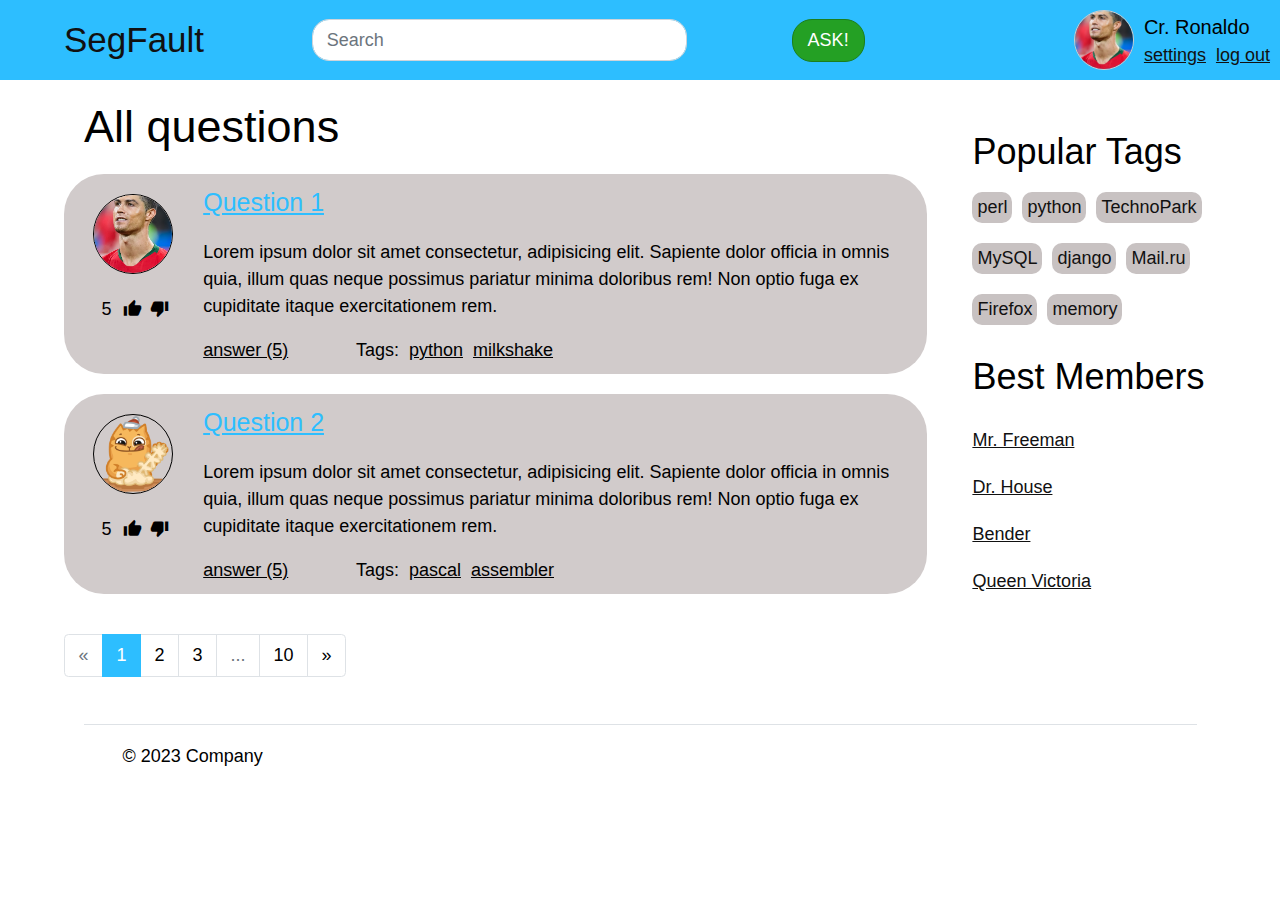
<file: templates/index.html>
<!doctype html>
<html lang="en">
  <head>
    <meta charset="utf-8">
    <meta name="viewport" content="width=device-width, initial-scale=1">

    <link href="../static/css/bootstrap.min.css" rel="stylesheet">
    <link rel="stylesheet" href="../static/css/base.css">
    <link rel="stylesheet" href="../static/css/index.css">


    <link rel="stylesheet" href="https://fonts.googleapis.com/icon?family=Material+Icons"/>
    <title>SegFault</title>
  </head>

  <body>
    <div class="container-top fixed-top">
          <a class="icon" href="./index.html">SegFault</a>
          <form class="search">
          <input class="form-control me-2" id="search-q" type="search" placeholder="Search" aria-label="Search">
          </form>
          <a href="./ask.html" class="ask">ASK!</a>
          <div class="user">
              <div class="avatar" id="top-ava">
                  <img src="../static/img/avatar-2.jpeg" alt="">
              </div>
              <div class="actions">
                  <div class="name">Cr. Ronaldo</div>
                  <div class="other">
                  <a class="settings" href="./settings.html">settings</a>
                  <a class="log-out" href="./login.html">log out</a>
                  </div>
              </div>
          </div>
      </div>
    </div>
    <div class="content-area">          
            <div class="main-area">
              <h1 class="topic">All questions</h1>
              <div class="question">
                <div class="left-side">
                  <div class="avatar">
                    <img src="../static/img/avatar-2.jpeg" alt="">
                  </div>
                  <div class="rate">
                    <div class="rate-num">5</div>
                    <button class="like">
                      <div class="material-icons" id="thumb_up">thumb_up</div>
                    </button>
                    <button class="dislike">
                      <div class="material-icons" id="thumb_down">thumb_down</div>
                    </button>
                  </div>
                </div>
                <div class="right-side">
                  <a class="question-title" href="./question.html">Question 1</a>
                  <div class="question-text">
                    Lorem ipsum dolor sit amet consectetur, adipisicing elit. Sapiente dolor officia in omnis quia, illum quas neque possimus pariatur minima doloribus rem! Non optio fuga ex cupiditate itaque exercitationem rem.
                  </div>
                  <div class="right-bot">
                    <a class="answers-count" href="./question.html">answer (5)</a>
                    <div class="tag-start">Tags:</div>
                    <a href="#" class="tag">python</a>
                    <a href="#" class="tag">milkshake</a>
                  </div>
                </div>
              </div>
              <div class="question">
                <div class="left-side">
                  <div class="avatar">
                    <img src="../static/img/avatar-1.png" alt="">
                  </div>
                  <div class="rate">
                    <div class="rate-num">5</div>
                    <button class="like">
                      <div class="material-icons" id="thumb_up">thumb_up</div>
                    </button>
                    <button class="dislike">
                      <div class="material-icons" id="thumb_down">thumb_down</div>
                    </button>
                  </div>
                </div>
                <div class="right-side">
                  <a class="question-title">Question 2</a>
                  <div class="question-text">
                    Lorem ipsum dolor sit amet consectetur, adipisicing elit. Sapiente dolor officia in omnis quia, illum quas neque possimus pariatur minima doloribus rem! Non optio fuga ex cupiditate itaque exercitationem rem.
                  </div>
                  <div class="right-bot">
                    <a class="answers-count">answer (5)</a>
                    <div class="tag-start">Tags:</div>
                    <a href="#" class="tag">pascal</a>
                    <a href="#" class="tag">assembler</a>
                  </div>
                </div>
              </div>
              <nav aria-label="Page navigation example" id="bot-nav">
                <ul class="pagination">
                  <li class="page-item disabled">
                    <a class="page-link" href="#" tabindex="-1" aria-label="Previous" aria-disabled="true">&laquo;</a>
                  </li>
                  <li class="page-item active" aria-current="page">
                    <a class="page-link" href="#">1</a>
                  </li>
                  <li class="page-item"><a class="page-link" href="#">2</a></li>
                  <li class="page-item"><a class="page-link" href="#">3</a></li>
                  <li class="page-item disabled">
                    <a class="page-link" href="#" aria-disabled="true">...</a>
                  </li>
                  <li class="page-item"><a class="page-link" href="#">10</a></li>
      
                  <li class="page-item">
                    <a class="page-link" href="#" aria-label="Next">
                      <span aria-hidden="true">&raquo;</span>
                    </a>
                  </li>
                </ul>
              </nav>
            </div>
            <div class="sub-area">
              <div class="popular-tags">
                <h2>Popular Tags</h2>
                <div class="ptags">
                  <a class="ptag">perl</a>
                  <a class="ptag">python</a>
                  <a class="ptag">TechnoPark</a>
                  <a class="ptag">MySQL</a>
                  <a class="ptag">django</a>
                  <a class="ptag">Mail.ru</a>
                  <a class="ptag">Firefox</a>
                  <a class="ptag">memory</a>
                </div>
              </div>
              <div class="best-members">
                <h2>Best Members</h2>
                <a href="#" class="bmem">Mr. Freeman</a>
                <a href="#" class="bmem">Dr. House</a>
                <a href="#" class="bmem">Bender</a>
                <a href="#" class="bmem">Queen Victoria</a>
              </div>
            </div>
        </div>
    <div class="container">
      <footer class="d-flex flex-wrap justify-content-between align-items-center py-3 my-4 border-top">
        <div class="col-md-4 d-flex align-items-center">
          <a href="/" class="mb-3 me-2 mb-md-0 text-body-secondary text-decoration-none lh-1">
            <svg class="bi" width="30" height="24"><use xlink:href="#bootstrap"></use></svg>
          </a>
          <span class="mb-3 mb-md-0 text-body-secondary">© 2023 Company</span>
        </div>
      </footer>
    </div>
    
    <script src="https://cdn.jsdelivr.net/npm/bootstrap@5.0.2/dist/js/bootstrap.bundle.min.js" integrity="sha384-MrcW6ZMFYlzcLA8Nl+NtUVF0sA7MsXsP1UyJoMp4YLEuNSfAP+JcXn/tWtIaxVXM" crossorigin="anonymous"></script>
    
  </body>
</html>
</file>
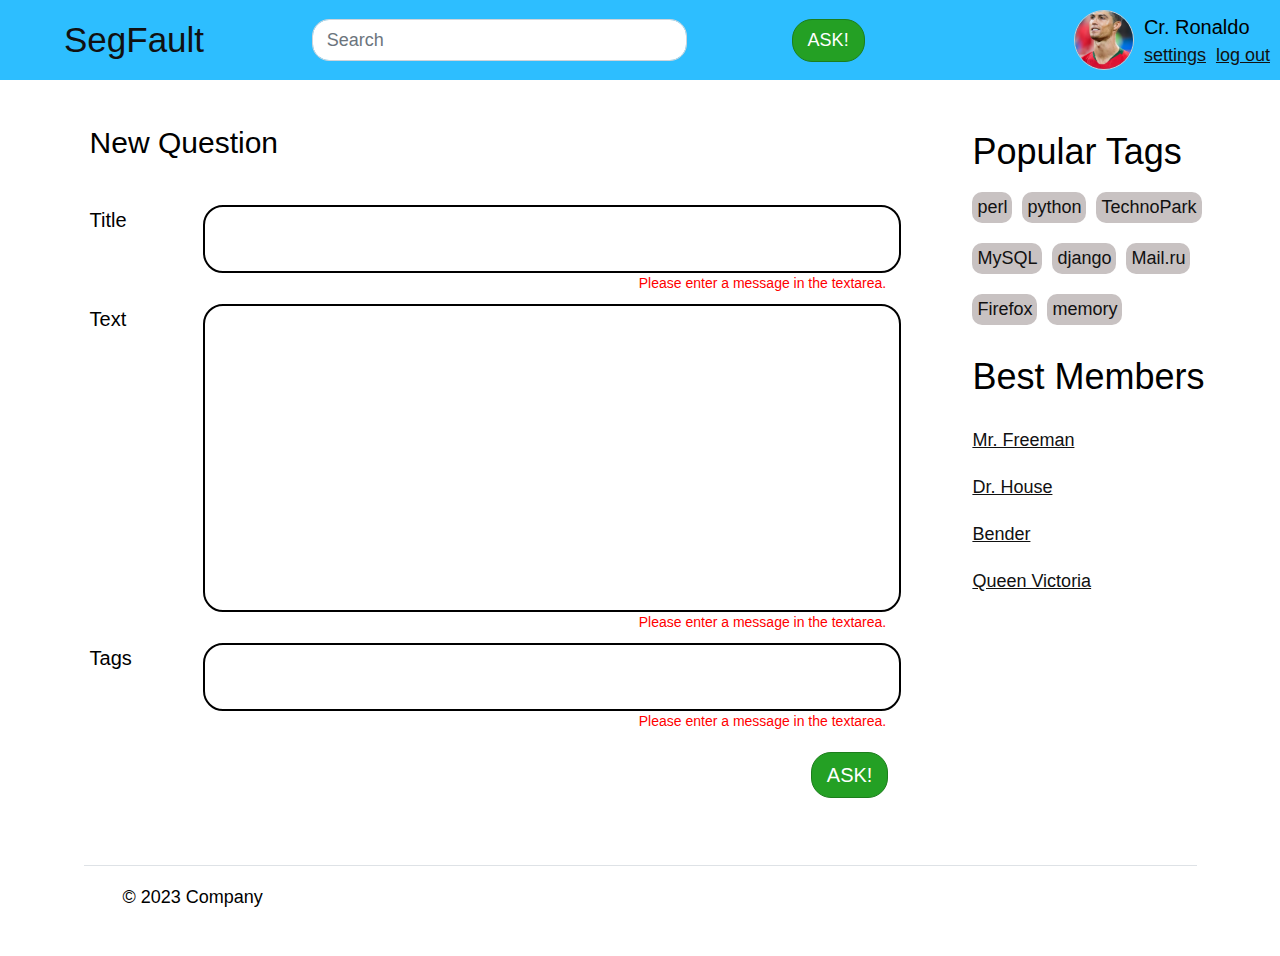
<file: templates/ask.html>
<!doctype html>
<html lang="en">
  <head>
    <meta charset="utf-8">
    <meta name="viewport" content="width=device-width, initial-scale=1">

    <link href="../static/css/bootstrap.min.css" rel="stylesheet">    
    <link rel="stylesheet" href="../static/css/base.css">
    <link rel="stylesheet" href="../static/css/area.css">


    <link rel="stylesheet" href="https://fonts.googleapis.com/icon?family=Material+Icons"/>
    <title>SegFault</title>
  </head>

  <body>
    <div class="container-top fixed-top">
      <a class="icon" href="./index.html">SegFault</a>
      <form class="search">
        <input class="form-control me-2" id="search-q" type="search" placeholder="Search" aria-label="Search">
      </form>
      <a href="./ask.html" class="ask">ASK!</a>
      <div class="user">
        <div class="avatar" id="top-ava">
          <img src="../static/img/avatar-2.jpeg" alt="">
        </div>
        <div class="actions">
          <div class="name">Cr. Ronaldo</div>
            <div class="other">
              <a class="settings" href="./settings.html">settings</a>
              <a class="log-out" href="./login.html">log out</a>
            </div>
          </div>
        </div>
      </div>
    </div>
    <div class="content-area">          
      <div class="main-area">
        <form class="area was-validated" id="ask-area">
          <div class="header">New Question</div>
          <div class="nq-title">
            <span>Title</span>
            <textarea name="nq-title-text" cols="30" rows="2" maxlength="90" required></textarea>
          </div>
          <div class="error" id="title-err">
              Please enter a message in the textarea.
          </div>
          <div class="nq-question">
              <span>Text</span>
              <textarea name="nq-quesion" cols="30" rows="10" maxlength="970" required></textarea>
          </div>
          <div class="error" id="question-err">
              Please enter a message in the textarea.
          </div>
          <div class="nq-tags">
              <span>Tags</span>
              <textarea name="nq-tags-text" cols="30" rows="2" maxlength="90"></textarea>
          </div>
          <div class="error" id="tags-err">
              Please enter a message in the textarea.
          </div>
          <button type="submit" class="ask">ASK!</button>
        </form>
      </div>
      <div class="sub-area">
        <div class="popular-tags">
          <h2>Popular Tags</h2>
          <div class="ptags">
            <a class="ptag">perl</a>
            <a class="ptag">python</a>
            <a class="ptag">TechnoPark</a>
            <a class="ptag">MySQL</a>
            <a class="ptag">django</a>
            <a class="ptag">Mail.ru</a>
            <a class="ptag">Firefox</a>
            <a class="ptag">memory</a>
          </div>
        </div>
        <div class="best-members">
          <h2>Best Members</h2>
          <a href="#" class="bmem">Mr. Freeman</a>
          <a href="#" class="bmem">Dr. House</a>
          <a href="#" class="bmem">Bender</a>
          <a href="#" class="bmem">Queen Victoria</a>
        </div>
      </div>
    </div>
    
    <div class="container">
      <footer class="d-flex flex-wrap justify-content-between align-items-center py-3 my-4 border-top">
        <div class="col-md-4 d-flex align-items-center">
          <a href="/" class="mb-3 me-2 mb-md-0 text-body-secondary text-decoration-none lh-1">
            <svg class="bi" width="30" height="24"><use xlink:href="#bootstrap"></use></svg>
          </a>
          <span class="mb-3 mb-md-0 text-body-secondary">© 2023 Company</span>
        </div>
      </footer>
    </div>

    <script src="https://cdn.jsdelivr.net/npm/bootstrap@5.0.2/dist/js/bootstrap.bundle.min.js" integrity="sha384-MrcW6ZMFYlzcLA8Nl+NtUVF0sA7MsXsP1UyJoMp4YLEuNSfAP+JcXn/tWtIaxVXM" crossorigin="anonymous"></script>

    
  </body>
</html>
</file>
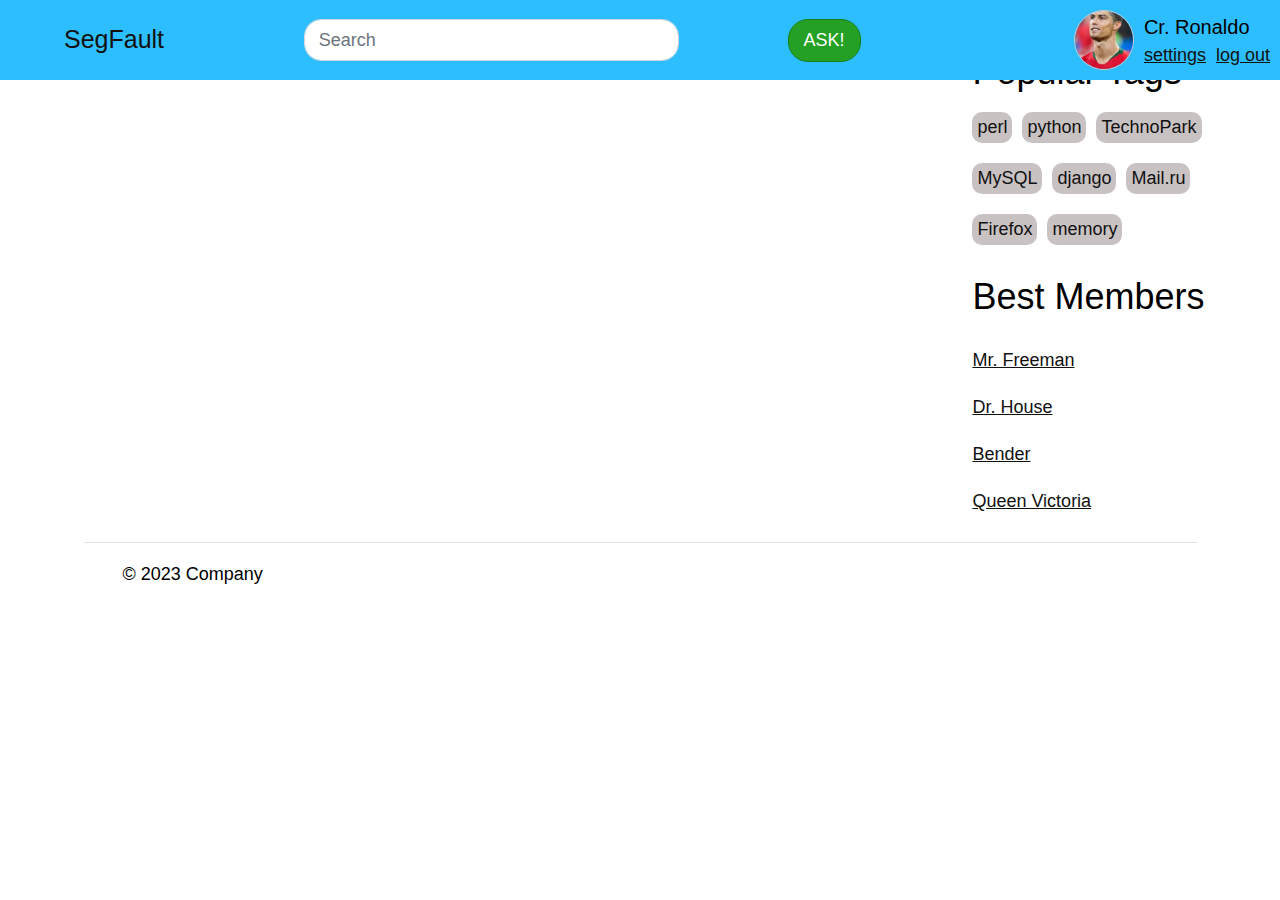
<file: templates/base.html>
<!doctype html>
<html lang="en">
  <head>
    <meta charset="utf-8">
    <meta name="viewport" content="width=device-width, initial-scale=1">

    <link href="../static/css/bootstrap.min.css" rel="stylesheet">    
    <link rel="stylesheet" href="../static/css/main.css">
    <link rel="stylesheet" href="https://fonts.googleapis.com/icon?family=Material+Icons"/>
    <title>SegFault</title>
  </head>

  <body>
    <div class="container-top fixed-top">
        <a class="icon" href="./index.html">SegFault</a>
        <form class="search">
          <input class="form-control me-2" id="search-q" type="search" placeholder="Search" aria-label="Search">
        </form>
        <a href="./ask.html" class="ask">ASK!</a>
        <div class="user">
          <div class="avatar" id="top-ava">
            <img src="../static/img/avatar-2.jpeg" alt="">
          </div>
          <div class="actions">
            <div class="name">Cr. Ronaldo</div>
            <div class="other">
              <a class="settings" href="./settings.html">settings</a>
              <a class="log-out" href="./login.html">log out</a>
            </div>
          </div>
        </div>
      </div>
    </div>
    <div class="content-area">          
        <div class="main-area">
          
        </div>
        <div class="sub-area">
          <div class="popular-tags">
            <h2>Popular Tags</h2>
            <div class="ptags">
              <a class="ptag">perl</a>
              <a class="ptag">python</a>
              <a class="ptag">TechnoPark</a>
              <a class="ptag">MySQL</a>
              <a class="ptag">django</a>
              <a class="ptag">Mail.ru</a>
              <a class="ptag">Firefox</a>
              <a class="ptag">memory</a>
            </div>
          </div>
          <div class="best-members">
            <h2>Best Members</h2>
            <a href="#" class="bmem">Mr. Freeman</a>
            <a href="#" class="bmem">Dr. House</a>
            <a href="#" class="bmem">Bender</a>
            <a href="#" class="bmem">Queen Victoria</a>
          </div>
        </div>
    </div>

    <div class="container">
      <footer class="d-flex flex-wrap justify-content-between align-items-center py-3 my-4 border-top">
        <div class="col-md-4 d-flex align-items-center">
          <a href="/" class="mb-3 me-2 mb-md-0 text-body-secondary text-decoration-none lh-1">
            <svg class="bi" width="30" height="24"><use xlink:href="#bootstrap"></use></svg>
          </a>
          <span class="mb-3 mb-md-0 text-body-secondary">© 2023 Company</span>
        </div>
      </footer>
    </div>
    
    <script src="https://cdn.jsdelivr.net/npm/bootstrap@5.0.2/dist/js/bootstrap.bundle.min.js" integrity="sha384-MrcW6ZMFYlzcLA8Nl+NtUVF0sA7MsXsP1UyJoMp4YLEuNSfAP+JcXn/tWtIaxVXM" crossorigin="anonymous"></script>
    
  </body>
</html>
</file>
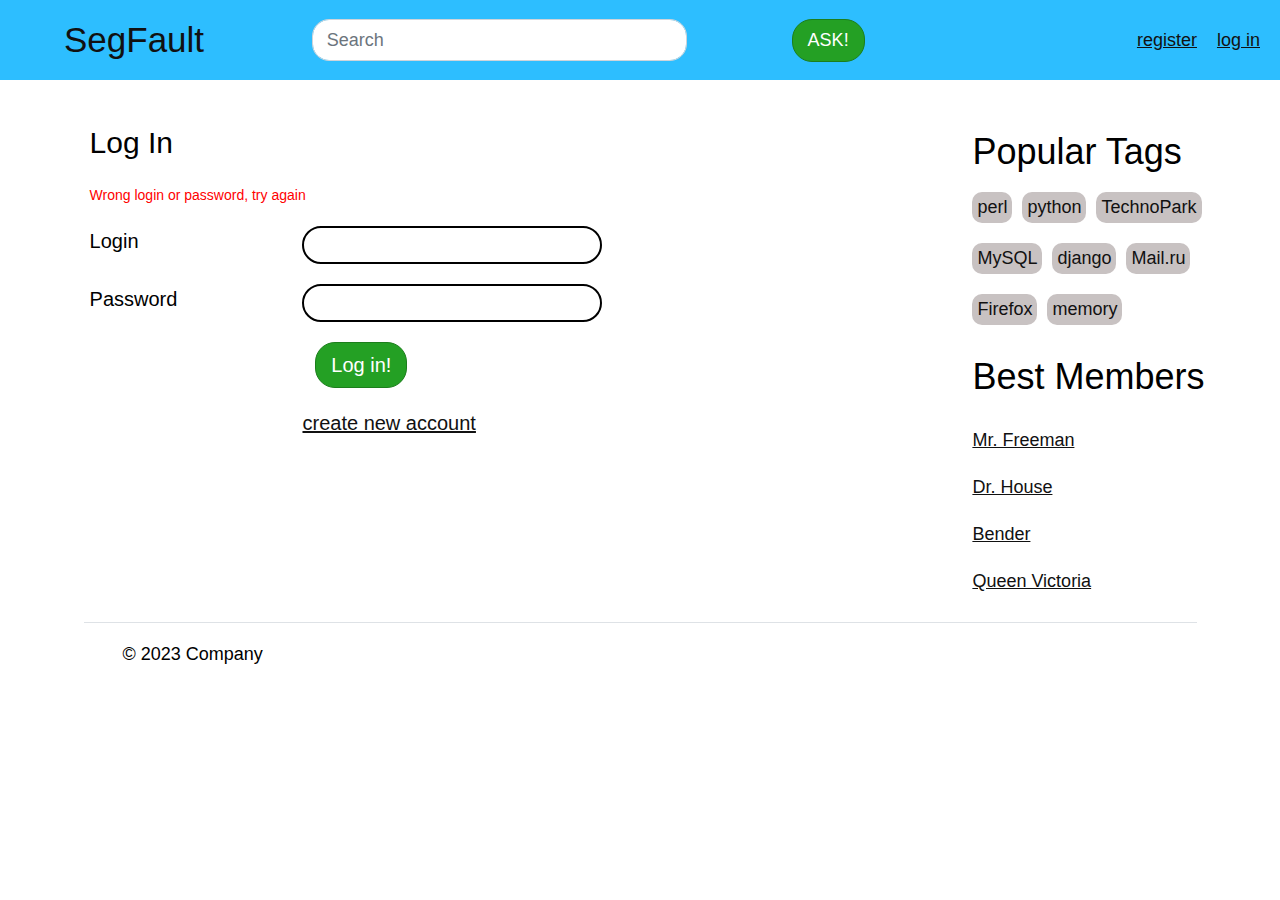
<file: templates/login.html>
<!doctype html>
<html lang="en">
  <head>
    <meta charset="utf-8">
    <meta name="viewport" content="width=device-width, initial-scale=1">

    <link href="../static/css/bootstrap.min.css" rel="stylesheet">    <link rel="stylesheet" href="../static/css/base.css">
    <link rel="stylesheet" href="../static/css/area.css">
    <link rel="stylesheet" href="https://fonts.googleapis.com/icon?family=Material+Icons"/>
    <title>Hello, world!</title>
  </head>

  <body>
    <div class="container-top fixed-top">
        <a class="icon" href="./index.html">SegFault</a>
        <form class="search">
          <input class="form-control me-2" id="search-q" type="search" placeholder="Search" aria-label="Search">
        </form>
        <a href="./ask.html" class="ask">ASK!</a>
        <div class="user">
          <a class="reg" href="./signup.html">register</a>
          <a class="log-in" href="./login.html">log in</a>
        </div>
      </div>
    </div>
    <div class="content-area">          
      <div class="main-area">
        <form class="area" id="log-area">
          <div class="header">Log In</div>
          <div class="error" id="title-err">
              Wrong login or password, try again
          </div>
          <div class="login">
              <span>Login</span>
              <textarea maxlength="15" rows="1" required></textarea>
          </div>

          <div class="password">
              <span>Password</span>
              <input type="password" id="pass" name="password" maxlength="18" required>
          </div>
          <div class="sub">
              <span></span>
              <button type="submit" class="ask">Log in!</button>
          </div>
          <div class="create">
              <span></span>
              <div><a href="./signup.html">create new account</a></div>
          </div>
        </form>
      </div>
      <div class="sub-area">
        <div class="popular-tags">
          <h2>Popular Tags</h2>
          <div class="ptags">
            <a class="ptag">perl</a>
            <a class="ptag">python</a>
            <a class="ptag">TechnoPark</a>
            <a class="ptag">MySQL</a>
            <a class="ptag">django</a>
            <a class="ptag">Mail.ru</a>
            <a class="ptag">Firefox</a>
            <a class="ptag">memory</a>
          </div>
        </div>
        <div class="best-members">
          <h2>Best Members</h2>
          <a href="#" class="bmem">Mr. Freeman</a>
          <a href="#" class="bmem">Dr. House</a>
          <a href="#" class="bmem">Bender</a>
          <a href="#" class="bmem">Queen Victoria</a>
        </div>
      </div>
    </div>
    
    <div class="container">
      <footer class="d-flex flex-wrap justify-content-between align-items-center py-3 my-4 border-top">
        <div class="col-md-4 d-flex align-items-center">
          <a href="/" class="mb-3 me-2 mb-md-0 text-body-secondary text-decoration-none lh-1">
            <svg class="bi" width="30" height="24"><use xlink:href="#bootstrap"></use></svg>
          </a>
          <span class="mb-3 mb-md-0 text-body-secondary">© 2023 Company</span>
        </div>
      </footer>
    </div>

    <script src="https://cdn.jsdelivr.net/npm/bootstrap@5.0.2/dist/js/bootstrap.bundle.min.js" integrity="sha384-MrcW6ZMFYlzcLA8Nl+NtUVF0sA7MsXsP1UyJoMp4YLEuNSfAP+JcXn/tWtIaxVXM" crossorigin="anonymous"></script>

    
  </body>
</html>
</file>
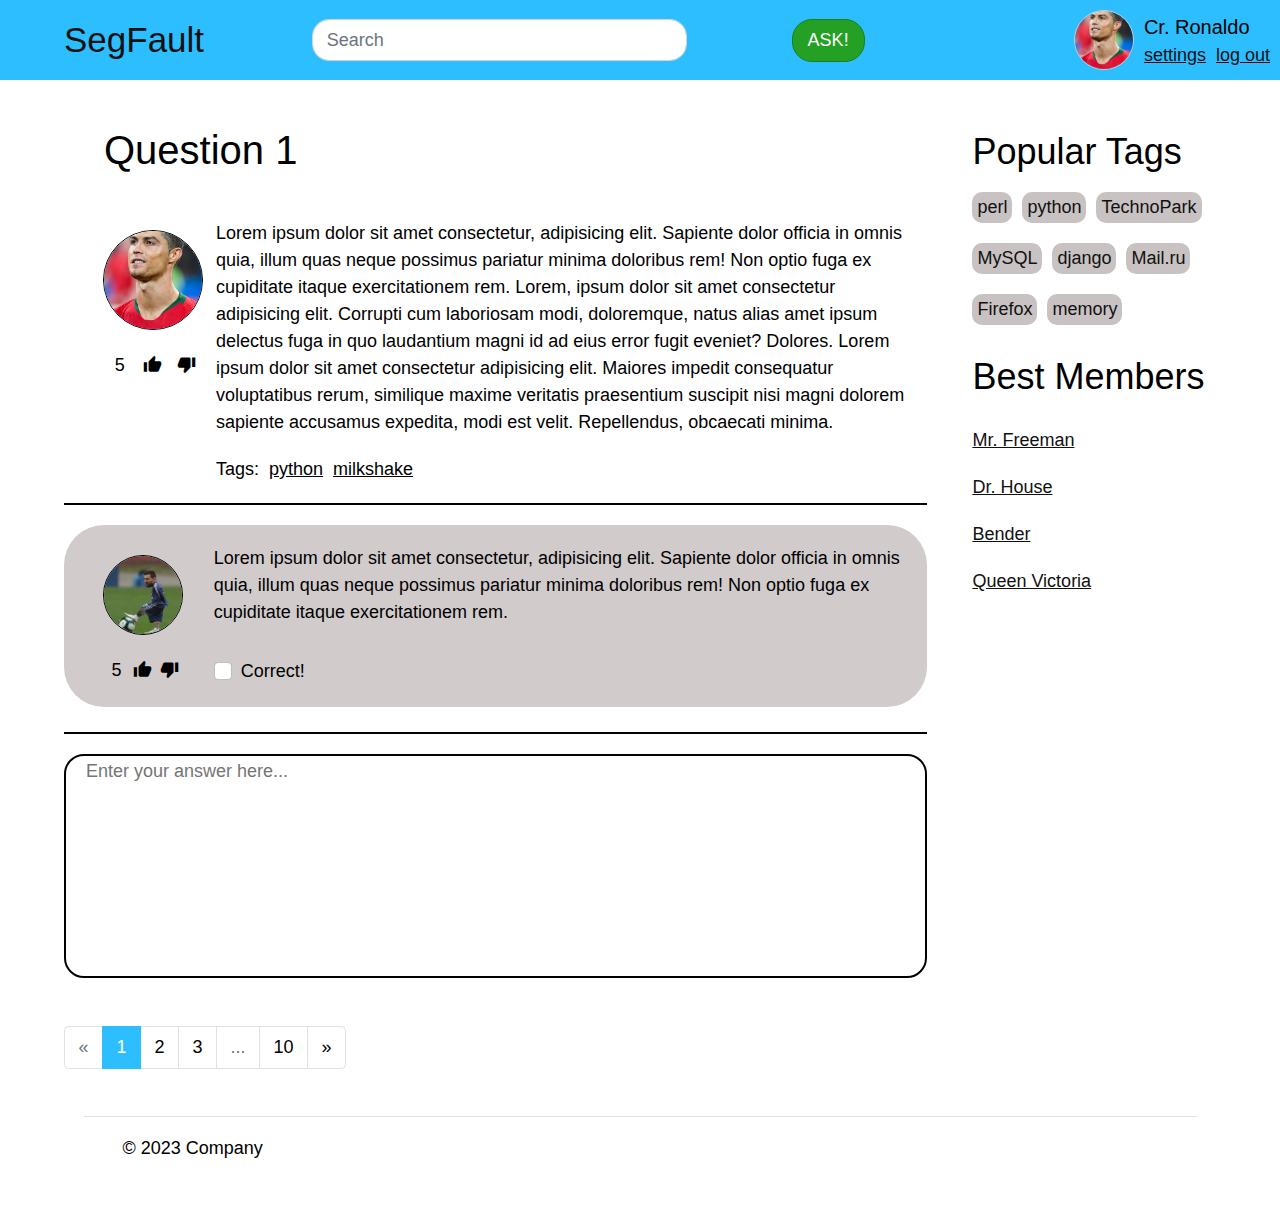
<file: templates/question.html>
<!doctype html>
<html lang="en">
  <head>
    <meta charset="utf-8">
    <meta name="viewport" content="width=device-width, initial-scale=1">

    <link href="../static/css/bootstrap.min.css" rel="stylesheet">    <link rel="stylesheet" href="../static/css/base.css">
    <link rel="stylesheet" href="../static/css/question.css">

    <link rel="stylesheet" href="https://fonts.googleapis.com/icon?family=Material+Icons"/>
    <title>Hello, world!</title>
  </head>

  <body>
    <div class="container-top fixed-top">
        <a class="icon" href="./index.html">SegFault</a>
        <form class="search">
          <input class="form-control me-2" id="search-q" type="search" placeholder="Search" aria-label="Search">
        </form>
        <a href="./ask.html" class="ask">ASK!</a>
        <div class="user">
          <div class="avatar" id="top-ava">
            <img src="../static/img/avatar-2.jpeg" alt="">
          </div>
          <div class="actions">
            <div class="name">Cr. Ronaldo</div>
            <div class="other">
              <a class="settings" href="./settings.html">settings</a>
              <a class="log-out" href="./login.html">log out</a>
            </div>
          </div>
        </div>
      </div>
    </div>
    <div class="content-area">          
      <div class="main-area">
          <div class="main-question-title">Question 1</div>
        <div class="main-question">
          
          <div class="left-side">
              <div class="avatar" id="main-avatar">
                <img src="../static/img/avatar-2.jpeg" alt="">
              </div>
              <div class="rate" id="main-rate">
                <div class="rate-num">5</div>
                <button class="like">
                  <div class="material-icons" id="thumb_up">thumb_up</div>
                </button>
                <button class="dislike">
                  <div class="material-icons" id="thumb_down">thumb_down</div>
                </button>
              </div>
            </div>
            <div class="right-side">

              <div class="main-question-text">
                Lorem ipsum dolor sit amet consectetur, adipisicing elit. Sapiente dolor officia in omnis quia, illum quas neque possimus pariatur minima doloribus rem! Non optio fuga ex cupiditate itaque exercitationem rem. Lorem, ipsum dolor sit amet consectetur adipisicing elit. Corrupti cum laboriosam modi, doloremque, natus alias amet ipsum delectus fuga in quo laudantium magni id ad eius error fugit eveniet? Dolores. Lorem ipsum dolor sit amet consectetur adipisicing elit. Maiores impedit consequatur voluptatibus rerum, similique maxime veritatis praesentium suscipit nisi magni dolorem sapiente accusamus expedita, modi est velit. Repellendus, obcaecati minima.
              </div>
              <div class="right-bot">
                <div class="tag-start">Tags:</div>
                <a href="#" class="tag">python</a>
                <a href="#" class="tag">milkshake</a>
              </div>
            </div>
        </div>
        <div class="answer">
          <div class="left-side">
              <div class="avatar">
                <img src="../static/img/avatar-3.jpeg" alt="">
              </div>
              <div class="rate">
                <div class="rate-num">5</div>
                <button class="like">
                  <div class="material-icons" id="thumb_up">thumb_up</div>
                </button>
                <button class="dislike">
                  <div class="material-icons" id="thumb_down">thumb_down</div>
                </button>
              </div>
            </div>
            <div class="right-side">
              <div class="answer-text">
                Lorem ipsum dolor sit amet consectetur, adipisicing elit. Sapiente dolor officia in omnis quia, illum quas neque possimus pariatur minima doloribus rem! Non optio fuga ex cupiditate itaque exercitationem rem.
              </div>
              <div class="right-bot">
                  <div class="form-check">
                      <input class="form-check-input" type="checkbox" value="" id="flexCheckDefault">
                      <label class="form-check-label" for="flexCheckDefault">
                          Correct!
                      </label>
                  </div>
              </div>
            </div>
        </div>
        <form class="new-answer">
          <textarea name="answer-area" id="" cols="60" rows="8" placeholder="Enter your answer here..." maxlength="1000"></textarea>
        </form>
        <nav aria-label="Page navigation example" id="bot-nav">
          <ul class="pagination">
            <li class="page-item disabled">
              <a class="page-link" href="#" tabindex="-1" aria-label="Previous" aria-disabled="true">&laquo;</a>
            </li>
            <li class="page-item active" aria-current="page">
              <a class="page-link" href="#">1</a>
            </li>
            <li class="page-item"><a class="page-link" href="#">2</a></li>
            <li class="page-item"><a class="page-link" href="#">3</a></li>
            <li class="page-item disabled">
              <a class="page-link" href="#" aria-disabled="true">...</a>
            </li>
            <li class="page-item"><a class="page-link" href="#">10</a></li>

            <li class="page-item">
              <a class="page-link" href="#" aria-label="Next">
                <span aria-hidden="true">&raquo;</span>
              </a>
            </li>
          </ul>
        </nav>
      </div>
      <div class="sub-area">
        <div class="popular-tags">
          <h2>Popular Tags</h2>
          <div class="ptags">
            <a class="ptag">perl</a>
            <a class="ptag">python</a>
            <a class="ptag">TechnoPark</a>
            <a class="ptag">MySQL</a>
            <a class="ptag">django</a>
            <a class="ptag">Mail.ru</a>
            <a class="ptag">Firefox</a>
            <a class="ptag">memory</a>
          </div>
        </div>
        <div class="best-members">
          <h2>Best Members</h2>
          <a href="#" class="bmem">Mr. Freeman</a>
          <a href="#" class="bmem">Dr. House</a>
          <a href="#" class="bmem">Bender</a>
          <a href="#" class="bmem">Queen Victoria</a>
        </div>
      </div>
    </div>
    
    <div class="container">
      <footer class="d-flex flex-wrap justify-content-between align-items-center py-3 my-4 border-top">
        <div class="col-md-4 d-flex align-items-center">
          <a href="/" class="mb-3 me-2 mb-md-0 text-body-secondary text-decoration-none lh-1">
            <svg class="bi" width="30" height="24"><use xlink:href="#bootstrap"></use></svg>
          </a>
          <span class="mb-3 mb-md-0 text-body-secondary">© 2023 Company</span>
        </div>
      </footer>
    </div>

    <script src="https://cdn.jsdelivr.net/npm/bootstrap@5.0.2/dist/js/bootstrap.bundle.min.js" integrity="sha384-MrcW6ZMFYlzcLA8Nl+NtUVF0sA7MsXsP1UyJoMp4YLEuNSfAP+JcXn/tWtIaxVXM" crossorigin="anonymous"></script>

    
  </body>
</html>
</file>
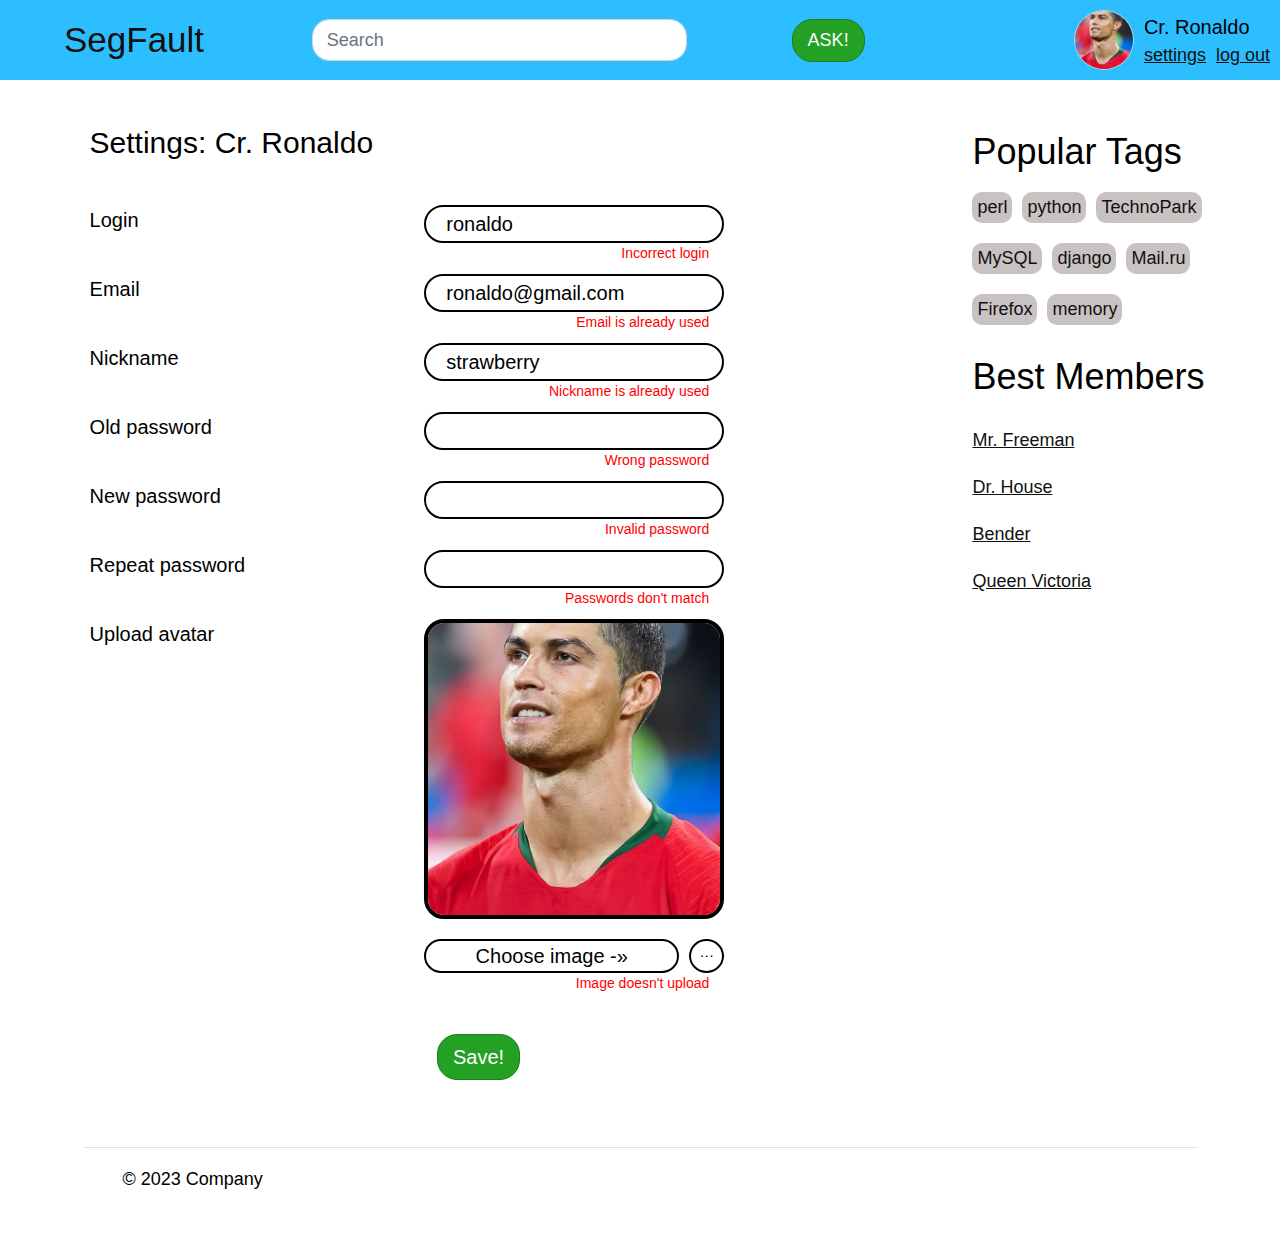
<file: templates/settings.html>
<!doctype html>
<html lang="en">
  <head>
    <meta charset="utf-8">
    <meta name="viewport" content="width=device-width, initial-scale=1">

    <link href="../static/css/bootstrap.min.css" rel="stylesheet">    <link rel="stylesheet" href="../static/css/base.css">
    <link rel="stylesheet" href="../static/css/area.css">
    <link rel="stylesheet" href="https://fonts.googleapis.com/icon?family=Material+Icons"/>
    <title>Hello, world!</title>
  </head>

  <body>
    <div class="container-top fixed-top">
        <a class="icon" href="./index.html">SegFault</a>
        <form class="search">
          <input class="form-control me-2" id="search-q" type="search" placeholder="Search" aria-label="Search">
        </form>
        <a href="./ask.html" class="ask">ASK!</a>
        <div class="user">
          <div class="avatar" id="top-ava">
            <img src="../static/img/avatar-2.jpeg" alt="">
          </div>
          <div class="actions">
            <div class="name">Cr. Ronaldo</div>
            <div class="other">
              <a class="settings" href="./settings.html">settings</a>
              <a class="log-out" href="./login.html">log out</a>
            </div>
          </div>
        </div>
      </div>
    </div>
    <div class="content-area">          
      <div class="main-area">
        <form class="area" id="settings-area">
            <div class="header">Settings: Cr. Ronaldo</div>
            <div class="login">
                <span>Login</span>
                <div class="valid-input">
                    <textarea maxlength="18" rows="1" required>ronaldo</textarea>
                    <div class="error" id="login-err">
                        Incorrect login
                    </div>
                </div>
            </div>
            <div class="email">
                <span>Email</span>
                <div class="valid-input">
                    <textarea maxlength="18" rows="1" required>ronaldo@gmail.com</textarea>
                    <div class="error" id="email-err">
                        Email is already used
                    </div>
                </div>
            </div>
            
            <div class="nickname">
                <span>Nickname</span>
                <div class="valid-input">
                    <textarea maxlength="18" rows="1" required>strawberry</textarea>
                    <div class="error" id="nick-err">
                        Nickname is already used
                    </div>
                </div>
            </div>
            
            <div class="password">
                <span>Old password</span>
                <div class="valid-input">
                    <input type="password" id="pass" name="password" maxlength="18">
                    <div class="error" id="pass-err">
                        Wrong password
                    </div>
                </div>
            </div>

            <div class="new-password">
                <span>New password</span>
                <div class="valid-input">
                    <input type="password" id="new-pass" name="new-password" maxlength="18">
                    <div class="error" id="new-pass-err">
                        Invalid password
                    </div>
                </div>
            </div>
            
            <div class="password-rep">
                <span>Repeat password</span>
                <div class="valid-input">
                    <input type="password" id="rep-pass" name="rep-password" maxlength="18">
                    <div class="error" id="rep-pass-err">
                        Passwords don't match
                    </div>
                </div>
            </div>
            
            <div class="upload-av">
                <span>Upload avatar</span>
                <div class="valid-input">
                    <div class="settings-img"><img  src="../static/img/avatar-2.jpeg" alt="avatar"></div>
                    <div class="choice">
                        <span id="choice-span">Choose image -&raquo</span>
                        <label for="img-up">&hellip;</label>
                    </div>
                    
                    <input type="file" id="img-up" name="img-up" accept="image/*">
                    <div class="error" id="img-err">
                        Image doesn't upload
                    </div>
                </div>
            </div>

            <div class="register">
                <span></span>
                <button type="submit" class="ask">Save!</button>
            </div>
          </form>
        </div>
        <div class="sub-area">
          <div class="popular-tags">
            <h2>Popular Tags</h2>
            <div class="ptags">
              <a class="ptag">perl</a>
              <a class="ptag">python</a>
              <a class="ptag">TechnoPark</a>
              <a class="ptag">MySQL</a>
              <a class="ptag">django</a>
              <a class="ptag">Mail.ru</a>
              <a class="ptag">Firefox</a>
              <a class="ptag">memory</a>
            </div>
          </div>
          <div class="best-members">
            <h2>Best Members</h2>
            <a href="#" class="bmem">Mr. Freeman</a>
            <a href="#" class="bmem">Dr. House</a>
            <a href="#" class="bmem">Bender</a>
            <a href="#" class="bmem">Queen Victoria</a>
          </div>
        </div>
    </div>
    
    <div class="container">
      <footer class="d-flex flex-wrap justify-content-between align-items-center py-3 my-4 border-top">
        <div class="col-md-4 d-flex align-items-center">
          <a href="/" class="mb-3 me-2 mb-md-0 text-body-secondary text-decoration-none lh-1">
            <svg class="bi" width="30" height="24"><use xlink:href="#bootstrap"></use></svg>
          </a>
          <span class="mb-3 mb-md-0 text-body-secondary">© 2023 Company</span>
        </div>
      </footer>
    </div>

    <script src="https://cdn.jsdelivr.net/npm/bootstrap@5.0.2/dist/js/bootstrap.bundle.min.js" integrity="sha384-MrcW6ZMFYlzcLA8Nl+NtUVF0sA7MsXsP1UyJoMp4YLEuNSfAP+JcXn/tWtIaxVXM" crossorigin="anonymous"></script>

    
  </body>
</html>
</file>
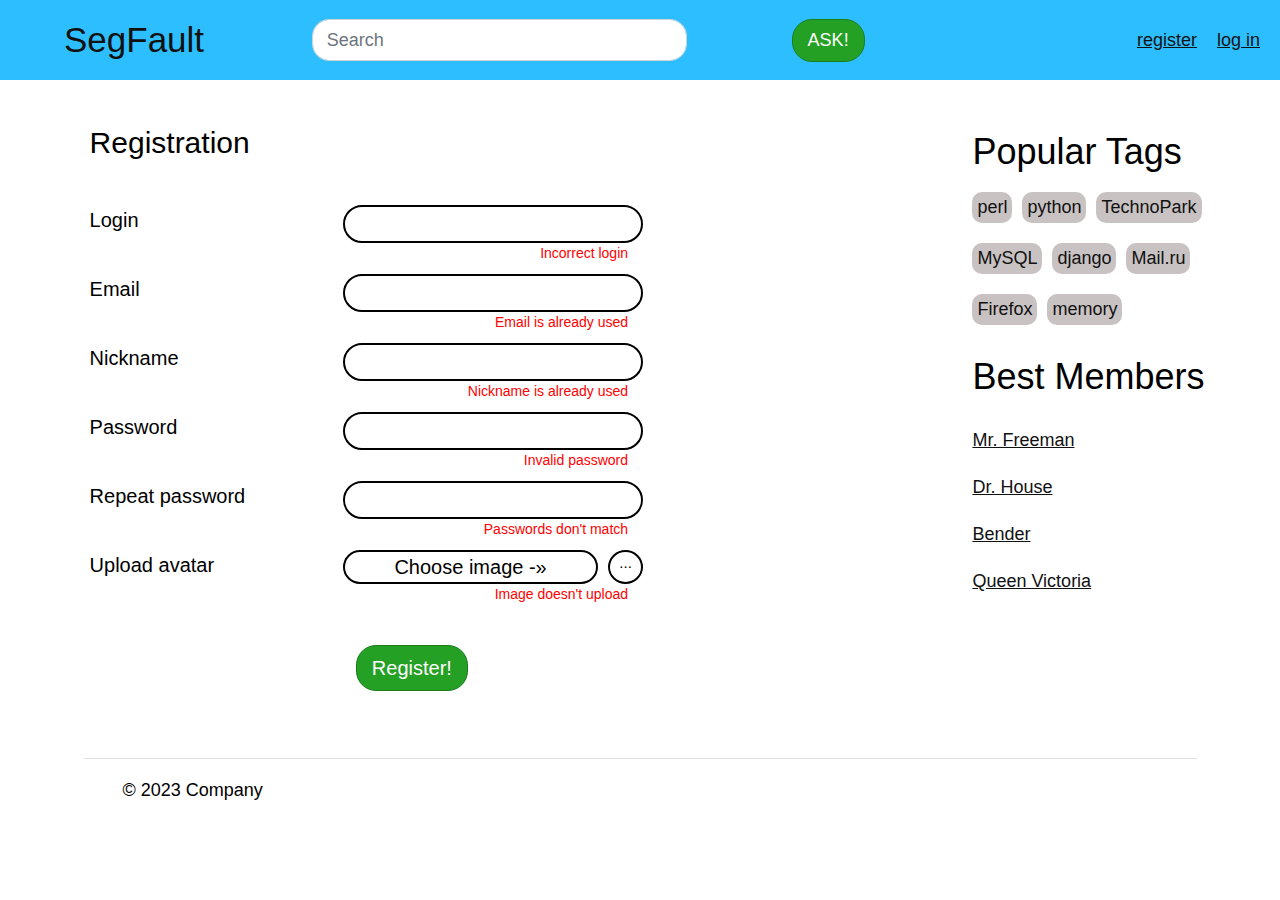
<file: templates/signup.html>
<!doctype html>
<html lang="en">
  <head>
    <meta charset="utf-8">
    <meta name="viewport" content="width=device-width, initial-scale=1">

    <link href="../static/css/bootstrap.min.css" rel="stylesheet">    <link rel="stylesheet" href="../static/css/base.css">
    <link rel="stylesheet" href="../static/css/area.css">
    <link rel="stylesheet" href="https://fonts.googleapis.com/icon?family=Material+Icons"/>
    <title>SegFault</title>
  </head>

  <body>
    <div class="container-top fixed-top">
        <a class="icon" href="./index.html">SegFault</a>
        <form class="search">
          <input class="form-control me-2" id="search-q" type="search" placeholder="Search" aria-label="Search">
        </form>
        <a href="./ask.html" class="ask">ASK!</a>
        <div class="user">
          <a class="reg" href="./signup.html">register</a>
          <a class="log-in" href="./login.html">log in</a>
        </div>
      </div>
    </div>
    <div class="content-area">          
      <div class="main-area">
        <form class="area" id="signup-area">
            <div class="header">Registration</div>
            <div class="login">
                <span>Login</span>
                <div class="valid-input">
                    <textarea maxlength="18" rows="1" required></textarea>
                    <div class="error" id="login-err">
                        Incorrect login
                    </div>
                </div>
            </div>
            <div class="email">
                <span>Email</span>
                <div class="valid-input">
                    <textarea maxlength="18" rows="1" required></textarea>
                    <div class="error" id="email-err">
                        Email is already used
                    </div>
                </div>
            </div>
            
            <div class="nickname">
                <span>Nickname</span>
                <div class="valid-input">
                    <textarea maxlength="18" rows="1" required></textarea>
                    <div class="error" id="nick-err">
                        Nickname is already used
                    </div>
                </div>
            </div>
            
            <div class="password">
                <span>Password</span>
                <div class="valid-input">
                    <input type="password" id="pass" name="password" maxlength="18" required>
                    <div class="error" id="pass-err">
                        Invalid password
                    </div>
                </div>
            </div>
            
            <div class="password-rep">
                <span>Repeat password</span>
                <div class="valid-input">
                    <input type="password" id="rep-pass" name="rep-password" maxlength="18" required>
                    <div class="error" id="rep-pass-err">
                        Passwords don't match
                    </div>
                </div>
            </div>
            
            <div class="upload-av">
                <span>Upload avatar</span>
                <div class="valid-input">
                    <div class="choice">
                        <span id="choice-span">Choose image -&raquo</span>
                        <label for="img-up">...</label>
                    </div>
                    
                    <input type="file" id="img-up" name="img-up" accept="image/*">
                    <div class="error" id="img-err">
                        Image doesn't upload
                    </div>
                </div>
            </div>

            <div class="register">
                <span></span>
                <button type="submit" class="ask">Register!</button>
            </div>
          </form>
        </div>
      <div class="sub-area">
        <div class="popular-tags">
          <h2>Popular Tags</h2>
          <div class="ptags">
            <a class="ptag">perl</a>
            <a class="ptag">python</a>
            <a class="ptag">TechnoPark</a>
            <a class="ptag">MySQL</a>
            <a class="ptag">django</a>
            <a class="ptag">Mail.ru</a>
            <a class="ptag">Firefox</a>
            <a class="ptag">memory</a>
          </div>
        </div>
        <div class="best-members">
          <h2>Best Members</h2>
          <a href="#" class="bmem">Mr. Freeman</a>
          <a href="#" class="bmem">Dr. House</a>
          <a href="#" class="bmem">Bender</a>
          <a href="#" class="bmem">Queen Victoria</a>
        </div>
      </div>
    </div>
    
    <div class="container">
      <footer class="d-flex flex-wrap justify-content-between align-items-center py-3 my-4 border-top">
        <div class="col-md-4 d-flex align-items-center">
          <a href="/" class="mb-3 me-2 mb-md-0 text-body-secondary text-decoration-none lh-1">
            <svg class="bi" width="30" height="24"><use xlink:href="#bootstrap"></use></svg>
          </a>
          <span class="mb-3 mb-md-0 text-body-secondary">© 2023 Company</span>
        </div>
      </footer>
    </div>

    <script src="https://cdn.jsdelivr.net/npm/bootstrap@5.0.2/dist/js/bootstrap.bundle.min.js" integrity="sha384-MrcW6ZMFYlzcLA8Nl+NtUVF0sA7MsXsP1UyJoMp4YLEuNSfAP+JcXn/tWtIaxVXM" crossorigin="anonymous"></script>

    
  </body>
</html>
</file>
<file: static/css/base.css>
html {
    font-size: 18px;
    width: 100%;
}


body {
    font-family: 'Verdana', sans-serif;
    font-size: 18px;
    color: #000;
    background-color: #fff;
    min-width: 320px;

}

.container-top {
    width: 100%;
    display: flex;
    align-items: center;
    justify-content: space-between;
    background-color: #2dbeff;
    min-height: 80px;
}

.topic {
    margin: 20px 0 20px 20px;
}

.avatar img {
    width: 100%;
    height: 100%;
    object-fit: cover;
}

.avatar {
    width: 80px;
    height: 80px;
    border-radius: 50%;
    border: 1px solid black;
    overflow: hidden;
    margin-bottom: 20px;
}


button {
    -webkit-appearance: none;
    -moz-appearance: none;
    appearance: none;
}

a {
    color: #111;
}

a:hover {
    color: #d22121;
    /* color: #2dff3e; */
}

.page-link, .page-link:hover, .page-link:focus {
    color: black;
}

.page-item.active > .page-link {
    background: #2dbeff;
    border-color: #2dbeff;
}

.page-link:focus {
    box-shadow: none;
}

.ptags {
    display: flex;
    flex-direction: row;
    flex-wrap: wrap;
}

.ptag {
    margin: 10px 10px 10px 0;
    background: rgb(200, 194, 194);
    border-radius: 10px;
    padding: 2px 5px 2px 5px;
    text-decoration: none;
}

.ptag:hover {
    color: red;
}

.best-members {
    margin-top: 20px;
    display: flex;
    flex-direction: column;
    
}

.best-members > a {
    margin-top: 20px;
    max-width: 250px;
    word-wrap: break-word;
}

.content-area {
    display: flex;
    flex-direction: row;
    width: 100%;
    margin-top: 80px;;
}

.main-area {
    flex-basis: 75%;
    /* margin-left: 60px; */
    margin-left: 5vw;
    margin-right: 2vw;
}

.sub-area {
    margin-top: 50px;
    flex-basis: 25%;
    margin-left: 20px;
    margin-right: 20px;
}

#bot-nav {
    margin: 40px 0px 20px 0px;
}


.user {
    display: flex;
    justify-content: flex-end;
    flex-direction: row;
    align-items: center;
    flex-basis: 25%;
}

.reg {
    margin-right: 20px;
}

.log-in {
    margin-right: 20px;
}

.actions {
    display: flex;
    flex-direction: column;
    justify-content: flex-end;
    margin-left: 10px;
}

.other {
    display: flex;
    flex-direction: row;
    justify-content: start;

}

.other > a {
    margin-right: 10px;
    white-space: nowrap;
}

.icon {
    flex-basis: 10%;
    margin-left: 5vw;

    text-align: center;
    margin-right: 2vw;
    font-size: 35px;
    text-decoration: none;

}

.icon:hover {
    /* color: #000; */
    text-decoration: none;
    /* color: #2dff3e; */
}

.search {
    flex-basis: 30%;
    display: flex;
    min-width: 100px;
}



#top-ava {
    border-color: rgb(209, 203, 203);
    width: 60px;
    height: 60px;
    margin: 0;
}


.name {
    font-size: 20px;
}



#search-q {
    border-radius: 17px;
}

.ask {
    background-color: rgb(36, 160, 36);
    border: 1px solid rgb(28, 126, 28);
    border-radius: 20px;
    padding: 7px 15px 7px 15px;
    margin-right: 1vw;
    margin-left: 1vw;
    text-decoration: none;
    color: white;
}

.ask:hover {
    background-color: #fff;
    color: rgb(36, 160, 36);
}
</file>
<file: static/css/index.css>
.topic {
    margin: 20px 0 20px 20px;
}
.avatar img {
    width: 100%;
    height: 100%;
    object-fit: cover;
}

.avatar {
    width: 80px;
    height: 80px;
    border-radius: 50%;
    border: 1px solid black;
    overflow: hidden;
    margin-bottom: 20px;
}

.question {
    display: flex;
    margin-bottom: 20px;
    border-radius: 40px;
    padding: 10px;
    height: 200px;
    justify-content: flex-start;
    background: rgb(209, 203, 203);
}

.question-title {
    font-size: 25px;
    align-self: flex-start;
    color: #2dbeff;
    overflow: hidden;
    text-overflow: ellipsis;
    display: -moz-box;
    display: -webkit-box;
    line-clamp: 1;
    box-orient: vertical;
    -moz-box-orient: vertical;
    -webkit-line-clamp: 1;
    -webkit-box-orient: vertical;

}

.left-side {
    flex-basis: 8%;
    display: flex;
    flex-direction: column;
    margin-right: 30px;
    margin-left: 1.5vw;
    padding-top: 10px;
    justify-content: flex-start;
}

.right-side {
    flex-basis: 85%;
    display: flex;
    flex-direction: column;
    justify-content: space-between;
}

.question-text {
    overflow: hidden;
    text-overflow: ellipsis;
    display: -moz-box;
    display: -webkit-box;
    line-clamp: 3;
    box-orient: vertical;
    -moz-box-orient: vertical;
    -webkit-line-clamp: 3;
    -webkit-box-orient: vertical;
}

.rate {
    display: flex;
    width: 80px;
    flex-direction: row;
}

.rate > button, .rate > button:hover, .rate > button:active, .rate > button:focus  {
    margin: 0;
    padding: 0;
    background-color: rgb(209, 203, 203);
    border: 0;
    border-radius: 0;
    box-shadow: none;
    border-radius: 0%;
    padding-top: 5px;
    overflow: hidden;
    transition: none;
    color: inherit;
}

.rate > button:hover > div {
    color: #2dbeff;
}

.rate-num {
    flex-basis: 33%;
    text-align: center;
    padding-top: 2px;

}

.answers-count {
    color: black;
    flex-basis: 20%;
    
}

.answers-count:hover {
    color: red;
}

#thumb_up {
    font-size: 19px;
}


#thumb_down {
    font-size: 19px;
}

.like {
    flex-basis: 33%;
}

.dislike {
    flex-basis: 34%;
}

.right-bot {
    display: flex;
    flex-direction: row;
    justify-content: flex-start;
    flex-wrap: wrap;
}

.right-bot > a, .right-bot > div {
    white-space: nowrap;
    margin-right: 10px;
}

.right-bot > a:not(a:first-child) {
    color: black;
}

.right-bot > a:not(a:first-child):hover {
    color: red;
}
</file>
<file: static/css/area.css>
.area {
    display: flex;
    flex-direction: column;
    flex-basis: 80%;
    margin: 40px 2vw 40px 2vw;
    font-size: 20px;
}

.area span {
    flex-basis: 15%;
    margin-right: 10px;
}

.area > div {
    display: flex;
    justify-content: flex-start;
}

.area textarea, .area textarea:focus, .area input {
    width: 100%;
    outline: none;
    resize: none;
    border: 2px solid black;
    border-radius: 20px;
    padding: 2px 20px 2px 20px;
}

.header {
    font-size: 30px;
    margin-bottom: 40px;
}

.area > .ask {
    align-self: flex-end;
    margin-top: 10px;
}

.area textarea::-webkit-scrollbar {
    width: 0;
  }

.error {
    font-size: 14px;
    align-self: flex-end;
    margin-right: 15px;
    color: red;
    margin-bottom: 10px;
}

/* #question-err {
    visibility: hidden;
} */

#log-area textarea, #log-area input {
    width: 300px;
}

#log-area .error {
    align-self: start;
}

#log-area > div:not(#log-area:first-child) {
    margin-bottom: 20px;
}

#log-area span {
    flex-basis: 25%;
}

#signup-area span {
    flex-basis: 30%;
}

#signup-area textarea, #signup-area input{
    width: 300px;
}

#settings-area span{
    flex-basis: 40%;
}
#settings-area textarea, #settings-area input {
    width: 300px;
}

.register {
    margin-top: 30px;
}

.valid-input {
    display: flex;
    flex-direction: column;
}

.choice {
    display: flex;
    flex-direction: row;
    justify-content: space-between;
    width: 300px;
}

#choice-span {
    flex-basis: 85% !important;
    border: 2px solid black;
    border-radius: 20px;
    text-align: center;
    margin-right: 10px;
}

.valid-input label {
    border: 2px solid black;
    border-radius: 50%;
    width: 35px;
    text-align: center;
    font-size: 15px;
}

.settings-img img {
    width: 100%;
    height: 100%;
    object-fit: cover;
}

.settings-img {
    width: 300px;
    height: 300px;
    align-self: flex-start;
    border: 4px solid black;
    margin-bottom: 20px;
    border-radius: 20px;
    overflow: hidden;
}

#img-up {
    opacity: 0;
    position: absolute;
    z-index: -1;
}
</file>
<file: static/css/main.css>
html {
    font-size: 18px;
    width: 100%;
}

/* @import url('https://fonts.googleapis.com/css2?family=Signika+Negative:wght@300&display=swap'); */

body {
    /* font-family: 'Roboto', sans-serif; */
    font-family: 'Verdana', sans-serif;
    /* font-family: 'Monaco', monospace; */
    font-size: 18px;
    /* font-weight: 400; */
    color: #000;
    background-color: #fff;
    min-width: 320px;
}

.container-top {
    width: 100%;
    display: flex;
    align-items: center;
    justify-content: space-between;
    background-color: #2dbeff;
    min-height: 80px;
}

.topic {
    margin: 20px 0 20px 20px;
}
.avatar img {
    /* max-width: 100%; */
    width: 100%;
    height: 100%;
    object-fit: cover;
}

.avatar {
    width: 80px;
    height: 80px;
    border-radius: 50%;
    /* border: 4px solid #2dbeff; */
    border: 1px solid black;
    overflow: hidden;
    margin-bottom: 20px;
}

.question {
    display: flex;
    margin-bottom: 20px;
    /* border: 4px solid rgb(246, 138, 50); */
    border-radius: 40px;
    padding: 10px;
    height: 200px;
    /* justify-content: space-between; */
    justify-content: flex-start;
    background: rgb(209, 203, 203);
}

.question-title {
    font-size: 25px;
    /* max-width: 45vw; */
    align-self: flex-start;
    color: #2dbeff;
    overflow: hidden;
    text-overflow: ellipsis;
    display: -moz-box;
    display: -webkit-box;
    line-clamp: 1;
    box-orient: vertical;
    -moz-box-orient: vertical;
    -webkit-line-clamp: 1;
    -webkit-box-orient: vertical;

}

.left-side {
    flex-basis: 12%;
    display: flex;
    flex-direction: column;
    /* margin-left: 20px;
    margin-right: 30px; */
    margin-right: 1.5vw;
    margin-left: 1.5vw;
    padding-top: 10px;
    justify-content: flex-start;
}

.right-side {
    /* margin-left: 20px; */
    flex-basis: 85%;
    display: flex;
    flex-direction: column;
    justify-content: space-between;
}

.question-text {
    overflow: hidden;
    text-overflow: ellipsis;
    display: -moz-box;
    display: -webkit-box;
    line-clamp: 3;
    box-orient: vertical;
    -moz-box-orient: vertical;
    -webkit-line-clamp: 3;
    -webkit-box-orient: vertical;
}

.rate {
    display: flex;
    width: 80px;
    flex-direction: row;
    /* margin-top: 30px; */
    
    /* border: 1px solid rgb(246, 138, 50); */
    
}

.rate > button, .rate > button:hover, .rate > button:active, .rate > button:focus  {
    margin: 0;
    padding: 0;
    background-color: rgb(209, 203, 203);
    border: 0;
    border-radius: 0;
    box-shadow: none;
    /* border: 2px solid rgb(246, 138, 50); */
    border-radius: 0%;
    padding-top: 5px;
    overflow: hidden;
    transition: none;
    color: inherit;
}

button {
    -webkit-appearance: none;
    -moz-appearance: none;
    appearance: none;
}

.rate > button:hover > div {
    color: #2dbeff;
}

.rate-num {
    flex-basis: 33%;
    text-align: center;
    /* border: 2px solid rgb(246, 138, 50); */
    padding-top: 2px;

}

#thumb_up {
    font-size: 19px;
}


#thumb_down {
    font-size: 19px;
}

.like {
    flex-basis: 33%;
}

.dislike {
    flex-basis: 34%;
}

.right-bot {
    /* margin-top: 30px; */
    display: flex;
    flex-direction: row;
    justify-content: flex-start;
    flex-wrap: wrap;
}

.right-bot > a, .right-bot > div {
    white-space: nowrap;
    margin-right: 10px;
}

.answers-count {
    color: black;
    flex-basis: 20%;
    
}

.answers-count:hover {
    color: red;
}

.right-bot > a:not(a:first-child) {
    color: black;
}

.right-bot > a:not(a:first-child):hover {
    color: red;
}

/* .tags {
    display: flex;
    flex-direction: row;
    justify-content: space-between;
} */
/* .answers-count {
    flex-basis: 15%;
} */
/* .container {
    padding: 0px 15px 0;
}

section {
    padding: 50px 0;
} */

a {
    color: #111;
}

a:hover {
    color: #d22121;
}

.page-link, .page-link:hover, .page-link:focus {
    color: black;
}

.page-item.active > .page-link {
    background: #2dbeff;
    border-color: #2dbeff;
}

.page-link:focus {
    box-shadow: none;
}

.ptags {
    display: flex;
    flex-direction: row;
    flex-wrap: wrap;
}

.ptag {
    margin: 10px 10px 10px 0;
    background: rgb(200, 194, 194);
    border-radius: 10px;
    padding: 2px 5px 2px 5px;
    text-decoration: none;
}

.ptag:hover {
    color: red;
}

.best-members {
    margin-top: 20px;
    display: flex;
    flex-direction: column;
    
}

.best-members > a {
    margin-top: 20px;
    max-width: 250px;
    word-wrap: break-word;
}

.content-area {
    display: flex;
    flex-direction: row;
    width: 100%;
}

.main-area {
    flex-basis: 75%;
    /* margin-left: 60px; */
    margin-left: 5vw;
    margin-right: 2vw;
}

.sub-area {
    margin-top: 50px;
    flex-basis: 25%;
    margin-left: 20px;
    margin-right: 20px;
}

#bot-nav {
    margin: 40px 0px 20px 0px;
}

/* .container-top > .ask {
    flex-basis: 10%;
} */

.user {
    display: flex;
    justify-content: flex-end;
    flex-direction: row;
    align-items: center;
    flex-basis: 25%;
}

.reg {
    margin-right: 20px;
}

.log-in {
    margin-right: 20px;
}

.actions {
    display: flex;
    /* flex-basis: 60%; */
    flex-direction: column;
    justify-content: flex-end;
    margin-left: 10px;
}

.other {
    display: flex;
    flex-direction: row;
    justify-content: start;

}

.other > a {
    /* margin-left: 10px; */
    margin-right: 10px;
    white-space: nowrap;
}

.icon {
    flex-basis: 10%;
    margin-left: 5vw;
    margin-right: 2vw;
    font-size: 25px;
    text-decoration: none;
}

.icon:hover {
    color: #000;
    text-decoration: none;
}

.search {
    flex-basis: 30%;
    display: flex;
    min-width: 100px;
    /* flex-grow: 0.7; */
    /* min-width: 200px; */
    /* margin-right: 50px;
    margin-left: 30px; */
}



#top-ava {
    /* border-color: rgb(246, 138, 50); */
    border-color: rgb(209, 203, 203);
    width: 60px;
    height: 60px;
    /* margin: 10px 0 10px 0; */
    margin: 0;
}
/* .actions {
    flex-basis: 50%;
    display: flex;
    justify-content: center;
    align-items: center;
    justify-content: space-around;
} */

.name {
    font-size: 20px;
}



#search-q {
    border-radius: 17px;
}

.ask {
    background-color: rgb(36, 160, 36);
    border: 1px solid rgb(28, 126, 28);
    border-radius: 20px;
    padding: 7px 15px 7px 15px;
    margin-right: 1vw;
    margin-left: 1vw;
    text-decoration: none;
    color: white;
}

.ask:hover {
    background-color: #fff;
    color: rgb(36, 160, 36);
}

.main-question {
    display: flex;
    margin-bottom: 20px;
    margin-top: 20px;
    /* border: 4px solid rgb(246, 138, 50); */
    /* border-radius: 40px; */
    padding: 20px;
    height: auto;
    justify-content: center;
    border-bottom: 2px solid #000;
    /* background: rgb(209, 203, 203); */
}

/* .main-question > .left-side {
    margin-top: 18px;
} */

.main-question-title {
    font-size: 40px;
    /* max-width: 45vw; */
    align-self: flex-start;
    margin: 40px 20px 20px 40px;

}

.main-question-text {
    margin-bottom: 20px;
}

.main-question > .left-side {
    justify-content: start;
}

#main-rate {
    width: 100px;
}

#main-rate > button {
    background-color: #fff;
}

#main-avatar {
    width: 100px;
    height: 100px;
    border-radius: 50%;
    /* border: 4px solid #2dbeff; */
    overflow: hidden;
}

.answer {
    display: flex;
    margin-bottom: 20px;
    /* border: 4px solid rgb(246, 138, 50); */
    border-radius: 40px;
    padding: 20px;
    height: auto;
    justify-content: center;
    background: rgb(209, 203, 203);
}

.answer .right-side {
    /* margin-top: 40px; */
    justify-content: space-between;
}

.new-answer {
    border-top: 2px solid #000;
    margin-top: 25px;
    padding-top: 20px;
}

.form-check-input:checked {
    background-color: #2dbeff;
    box-shadow: none;
}

.form-check-input:focus {
    box-shadow: none;
}

.new-answer > textarea, .new-answer > textarea:focus {
    width: 100%;
    outline: none;
    resize: none;
    border: 2px solid black;
    border-radius: 20px;
    padding: 2px 20px 2px 20px;
}

.new-answer > textarea::-webkit-scrollbar {
    width: 0;
  }

.area {
    display: flex;
    flex-direction: column;
    flex-basis: 80%;
    /* margin-left: 40px;
    margin-right: 40px; */
    margin: 40px 2vw 40px 2vw;
    font-size: 20px;
}

.area span {
    flex-basis: 15%;
    margin-right: 10px;
}

.area > div {
    display: flex;
    justify-content: flex-start;
    /* margin-bottom: 20px; */
}

.area textarea, .area textarea:focus, .area input {
    width: 100%;
    outline: none;
    resize: none;
    border: 2px solid black;
    border-radius: 20px;
    padding: 2px 20px 2px 20px;

    
}

/* .area textarea:not(.nq-question textarea), textarea:focus:not(.nq-question textarea) {
    white-space: nowrap;
} */

.header {
    font-size: 30px;
    margin-bottom: 40px;
}

.area  .ask {
    align-self: flex-end;
    margin-top: 10px;
}

.area textarea::-webkit-scrollbar {
    width: 0;
  }

.error {

    font-size: 14px;
    align-self: flex-end;
    margin-right: 15px;
    color: red;
    margin-bottom: 10px;
}

#question-err {
    visibility: hidden;
}

#log-area textarea, #log-area input {
    width: 300px;
}

#log-area .error {
    align-self: start;
}

#log-area > div:not(#log-area:first-child) {
    margin-bottom: 20px;
}

#log-area span {
    flex-basis: 25%;
}

#signup-area span {
    flex-basis: 30%;
}

#signup-area textarea, #signup-area input{
    width: 300px;
}


#settings-area span{
    flex-basis: 40%;
}
#settings-area textarea, #settings-area input {
    width: 300px;
}

.register {
    margin-top: 30px;
}

.valid-input {
    display: flex;
    flex-direction: column;
}

.choice {
    display: flex;
    flex-direction: row;
    justify-content: space-between;
    width: 300px;
}

#choice-span {
    flex-basis: 85% !important;
    border: 2px solid black;
    border-radius: 20px;
    text-align: center;
    margin-right: 10px;
}

.valid-input label {
    border: 2px solid black;
    border-radius: 50%;
    width: 35px;
    text-align: center;
    font-size: 15px;
}


.settings-img img {

    width: 100%;
    height: 100%;
    object-fit: cover;
}


.settings-img {
    width: 300px;
    height: 300px;
    align-self: flex-start;
    border: 4px solid black;
    margin-bottom: 20px;
    border-radius: 20px;
    overflow: hidden;
}



#img-up {
    opacity: 0;
    position: absolute;
    z-index: -1;
}
</file>
<file: static/css/question.css>
.left-side {
    flex-basis: 12%;
    display: flex;
    flex-direction: column;
    margin-right: 1vw;
    margin-left: 1.5vw;
    padding-top: 10px;
    justify-content: flex-start;
}

.right-side {
    flex-basis: 85%;
    display: flex;
    flex-direction: column;
    justify-content: space-between;
}

.rate {
    display: flex;
    width: 80px;
    flex-direction: row;
}

.rate > button, .rate > button:hover, .rate > button:active, .rate > button:focus  {
    margin: 0;
    padding: 0;
    background-color: rgb(209, 203, 203);
    border: 0;
    border-radius: 0;
    box-shadow: none;
    border-radius: 0%;
    padding-top: 5px;
    overflow: hidden;
    transition: none;
    color: inherit;
}


.rate > button:hover > div {
    color: #2dbeff;
}

.rate-num {
    flex-basis: 33%;
    text-align: center;
    padding-top: 2px;
}

#thumb_up {
    font-size: 19px;
}


#thumb_down {
    font-size: 19px;
}

.like {
    flex-basis: 33%;
}

.dislike {
    flex-basis: 34%;
}

.right-bot {
    display: flex;
    flex-direction: row;
    justify-content: flex-start;
    flex-wrap: wrap;
}

.right-bot > a, .right-bot > div {
    white-space: nowrap;
    margin-right: 10px;
}

.right-bot > a:not(a:first-child) {
    color: black;
}

.right-bot > a:not(a:first-child):hover {
    color: red;
}

.answers-count {
    color: black;
    flex-basis: 20%;
    
}

.answers-count:hover {
    color: red;
}

.main-question {
    display: flex;
    margin-bottom: 20px;
    margin-top: 20px;
    padding: 20px;
    height: auto;
    justify-content: center;
    border-bottom: 2px solid #000;
}


.main-question-title {
    font-size: 40px;
    align-self: flex-start;
    margin: 40px 20px 20px 40px;

}

.main-question-text {
    margin-bottom: 20px;
}

.main-question > .left-side {
    justify-content: start;
}

#main-rate {
    width: 100px;
}

#main-rate > button {
    background-color: #fff;
}

#main-avatar {
    width: 100px;
    height: 100px;
    border-radius: 50%;
    overflow: hidden;
}

.answer {
    display: flex;
    margin-bottom: 20px;
    border-radius: 40px;
    padding: 20px;
    height: auto;
    justify-content: center;
    background: rgb(209, 203, 203);
}

.answer .right-side {
    justify-content: space-between;
}

.new-answer {
    border-top: 2px solid #000;
    margin-top: 25px;
    padding-top: 20px;
}

.form-check-input:checked {
    background-color: #2dbeff;
    box-shadow: none;
}

.form-check-input:focus {
    box-shadow: none;
}

.new-answer > textarea, .new-answer > textarea:focus {
    width: 100%;
    outline: none;
    resize: none;
    border: 2px solid black;
    border-radius: 20px;
    padding: 2px 20px 2px 20px;
}

.new-answer > textarea::-webkit-scrollbar {
    width: 0;
  }
</file>
